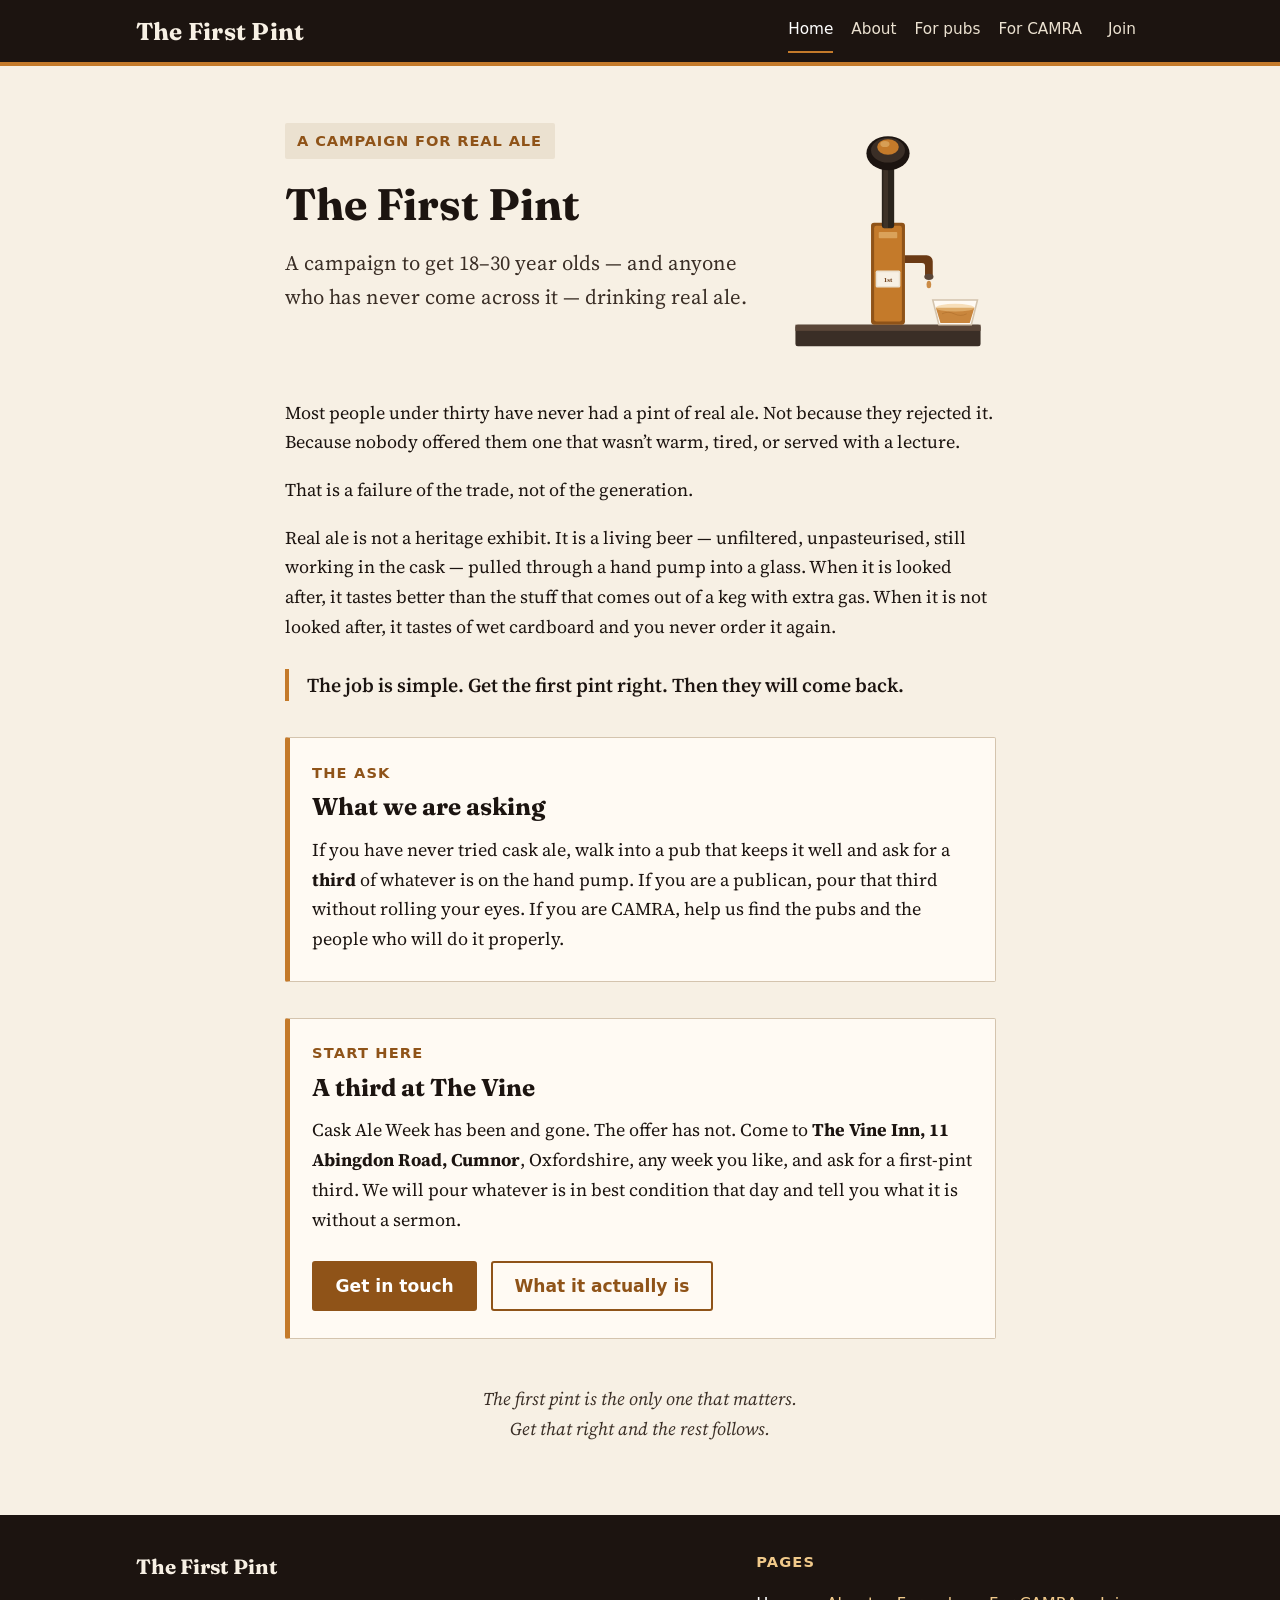
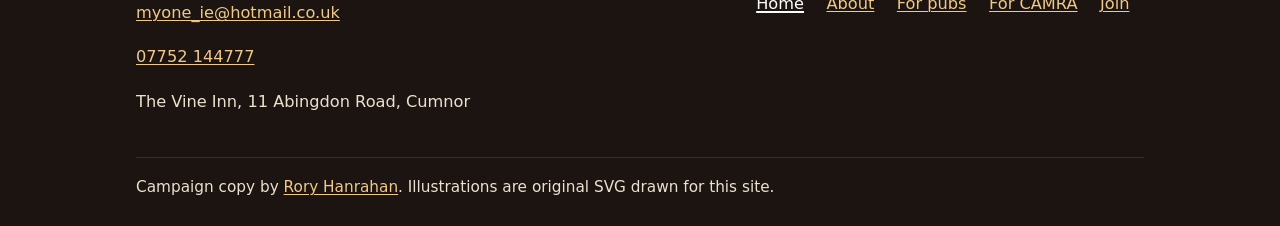
<file: index.html>
<!DOCTYPE html>
<html lang="en-GB">
<head>
  <meta charset="utf-8">
  <meta name="viewport" content="width=device-width, initial-scale=1">
  <title>The First Pint — real ale for 18–30s</title>
  <meta name="description" content="A campaign to get 18–30 year olds, and anyone who has never come across it, drinking real ale. A third of a pint. No lecture.">
  <link rel="canonical" href="https://rhodirish-afk.github.io/the-first-pint/">
  <meta name="theme-color" content="#1c1410">
  <link rel="icon" href="assets/favicon.svg" type="image/svg+xml">
  <link rel="apple-touch-icon" href="assets/apple-touch-icon.png">
  <meta property="og:type" content="website">
  <meta property="og:site_name" content="The First Pint">
  <meta property="og:locale" content="en_GB">
  <meta property="og:title" content="The First Pint — real ale for 18–30s">
  <meta property="og:description" content="A campaign to get 18–30 year olds, and anyone who has never come across it, drinking real ale. A third of a pint. No lecture.">
  <meta property="og:url" content="https://rhodirish-afk.github.io/the-first-pint/">
  <meta property="og:image" content="https://rhodirish-afk.github.io/the-first-pint/assets/og-image.png">
  <meta property="og:image:type" content="image/png">
  <meta property="og:image:width" content="1200">
  <meta property="og:image:height" content="630">
  <meta property="og:image:alt" content="The First Pint: a hand pump and a third-pint glass of cask ale on a cream background">
  <meta name="twitter:card" content="summary_large_image">
  <meta name="twitter:site" content="@RoryHanrahan5">
  <meta name="twitter:creator" content="@RoryHanrahan5">
  <meta name="twitter:title" content="The First Pint — real ale for 18–30s">
  <meta name="twitter:description" content="A campaign to get 18–30 year olds, and anyone who has never come across it, drinking real ale. A third of a pint. No lecture.">
  <meta name="twitter:image" content="https://rhodirish-afk.github.io/the-first-pint/assets/og-image.png">
  <meta name="twitter:image:alt" content="The First Pint: a hand pump and a third-pint glass of cask ale on a cream background">
  <link rel="preconnect" href="https://fonts.googleapis.com">
  <link rel="preconnect" href="https://fonts.gstatic.com" crossorigin>
  <link href="https://fonts.googleapis.com/css2?family=Fraunces:opsz,wght@9..144,600;9..144,700&amp;family=Source+Serif+4:opsz,wght@8..60,400;8..60,600&amp;display=swap" rel="stylesheet">
  <link rel="stylesheet" href="css/styles.css">
</head>
<body>
  <a class="skip-link" href="#main">Skip to content</a>
  <header class="site-header">
    <div class="site-header-inner">
      <p class="site-title"><a href="index.html">The First Pint</a></p>
      <nav class="site-nav" aria-label="Main">
        <a href="index.html" aria-current="page">Home</a>
        <a href="about.html">About</a>
        <a href="pubs.html">For pubs</a>
        <a href="camra.html">For CAMRA</a>
        <a href="join.html">Join</a>
      </nav>
    </div>
  </header>

  <main id="main" class="home">
    <div class="hero">
      <div class="hero-copy">
        <p class="tagline">A campaign for real ale</p>
        <h1>The First Pint</h1>
        <p class="lede">A campaign to get 18–30 year olds — and anyone who has never come across it — drinking real ale.</p>
      </div>
      <div class="hero-art">
        <img src="assets/handpump.svg" width="280" height="360" alt="">
      </div>
    </div>

    <p>Most people under thirty have never had a pint of real ale. Not because they rejected it. Because nobody offered them one that wasn’t warm, tired, or served with a lecture.</p>
    <p>That is a failure of the trade, not of the generation.</p>
    <p>Real ale is not a heritage exhibit. It is a living beer — unfiltered, unpasteurised, still working in the cask — pulled through a hand pump into a glass. When it is looked after, it tastes better than the stuff that comes out of a keg with extra gas. When it is not looked after, it tastes of wet cardboard and you never order it again.</p>
    <p class="pull">The job is simple. Get the first pint right. Then they will come back.</p>

    <section class="ask-box" aria-labelledby="ask-heading">
      <p class="section-label">The ask</p>
      <h2 id="ask-heading">What we are asking</h2>
      <p>If you have never tried cask ale, walk into a pub that keeps it well and ask for a <strong>third</strong> of whatever is on the hand pump. If you are a publican, pour that third without rolling your eyes. If you are CAMRA, help us find the pubs and the people who will do it properly.</p>
    </section>

    <section class="cta-box" aria-labelledby="start-heading">
      <p class="section-label">Start here</p>
      <h2 id="start-heading">A third at The Vine</h2>
      <p>Cask Ale Week has been and gone. The offer has not. Come to <strong>The Vine Inn, 11 Abingdon Road, Cumnor</strong>, Oxfordshire, any week you like, and ask for a first-pint third. We will pour whatever is in best condition that day and tell you what it is without a sermon.</p>
      <div class="btn-row">
        <a class="btn" href="join.html">Get in touch</a>
        <a class="btn btn-ghost" href="about.html">What it actually is</a>
      </div>
    </section>

    <p class="signoff">The first pint is the only one that matters.<br>Get that right and the rest follows.</p>
  </main>

  <footer class="site-footer">
    <div class="site-footer-inner">
      <div class="footer-contact">
        <p class="footer-brand">The First Pint</p>
        <ul class="contact-block">
          <li><a href="mailto:myone_ie@hotmail.co.uk?subject=The%20First%20Pint">myone_ie@hotmail.co.uk</a></li>
          <li><a href="tel:+447752144777">07752 144777</a></li>
          <li>The Vine Inn, 11 Abingdon Road, Cumnor</li>
        </ul>
      </div>
      <nav class="footer-pages" aria-label="Footer">
        <p class="footer-heading">Pages</p>
        <ul class="footer-nav">
          <li><a href="index.html" aria-current="page">Home</a></li>
          <li><a href="about.html">About</a></li>
          <li><a href="pubs.html">For pubs</a></li>
          <li><a href="camra.html">For CAMRA</a></li>
          <li><a href="join.html">Join</a></li>
        </ul>
      </nav>
      <p class="fine">Campaign copy by <a href="https://roryhanrahan.co.uk/first-pint.html">Rory Hanrahan</a>. Illustrations are original SVG drawn for this site.</p>
    </div>
  </footer>
</body>
</html>
</file>
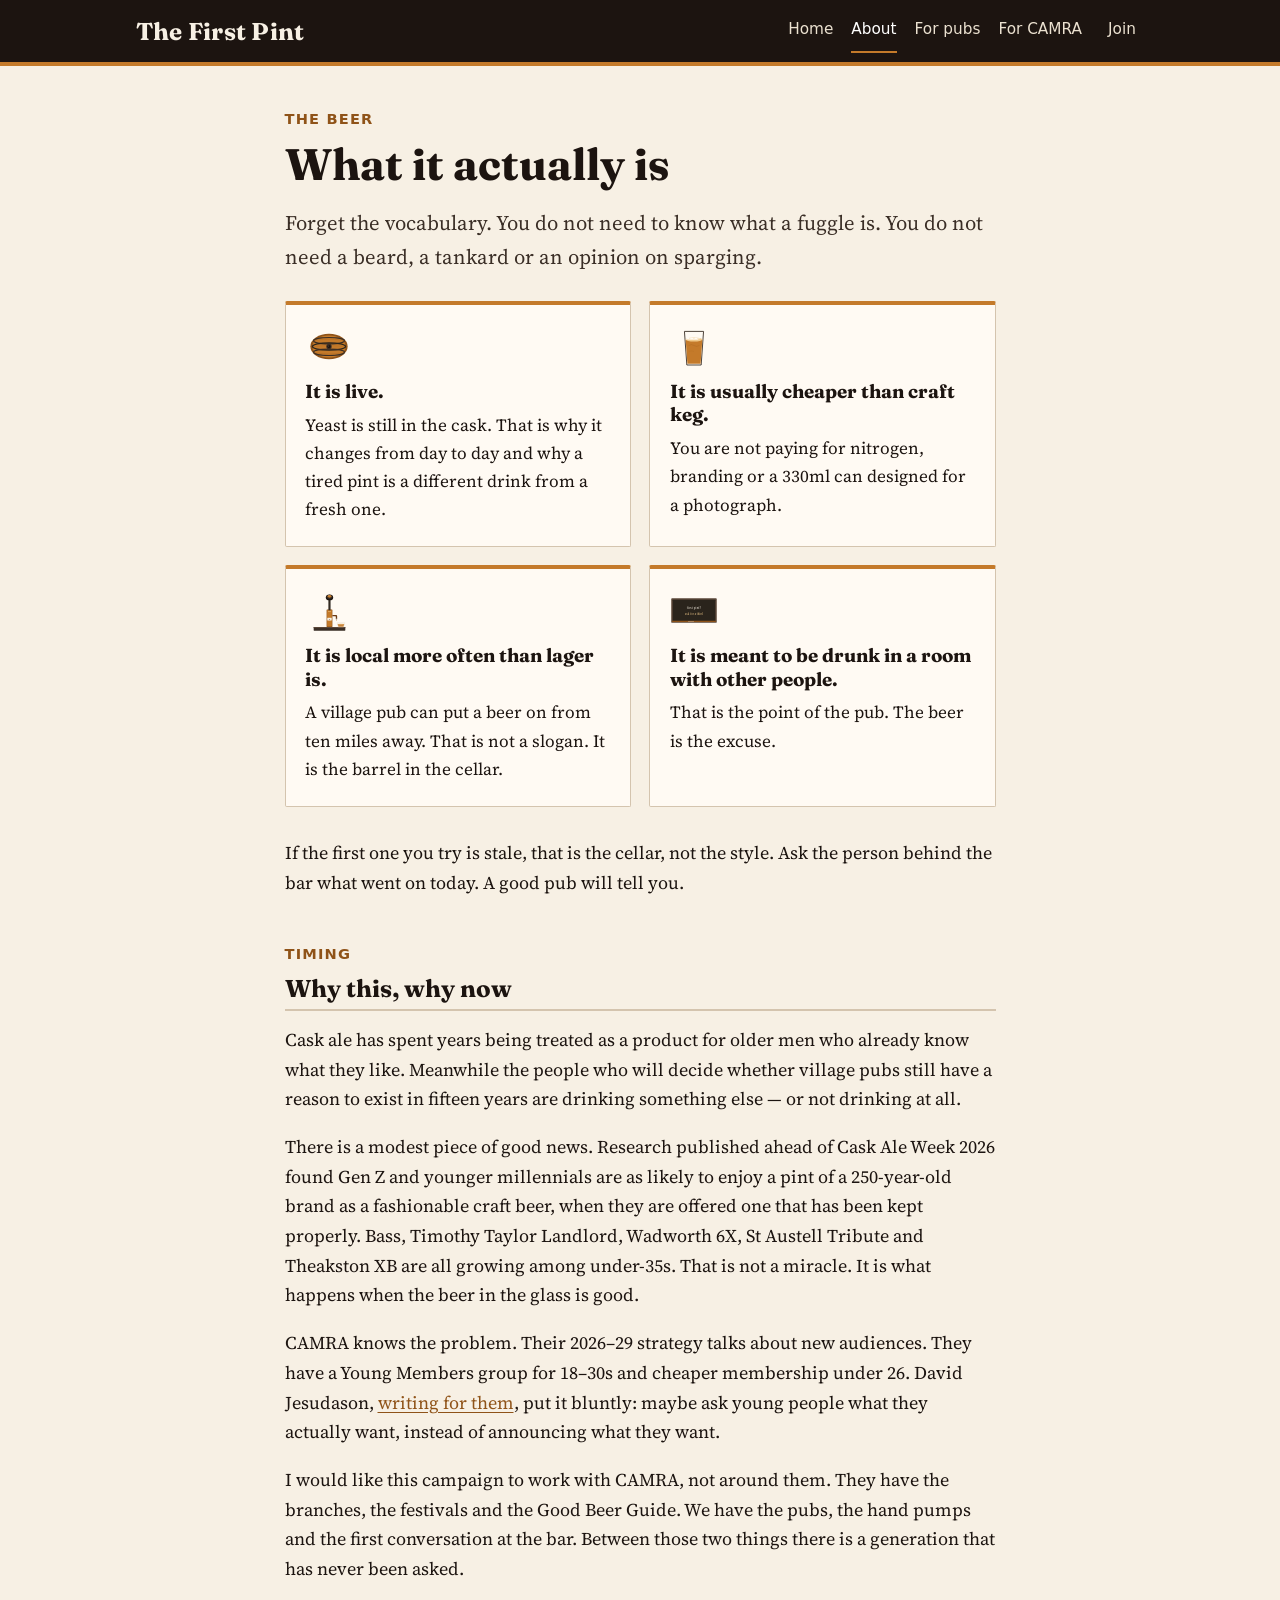
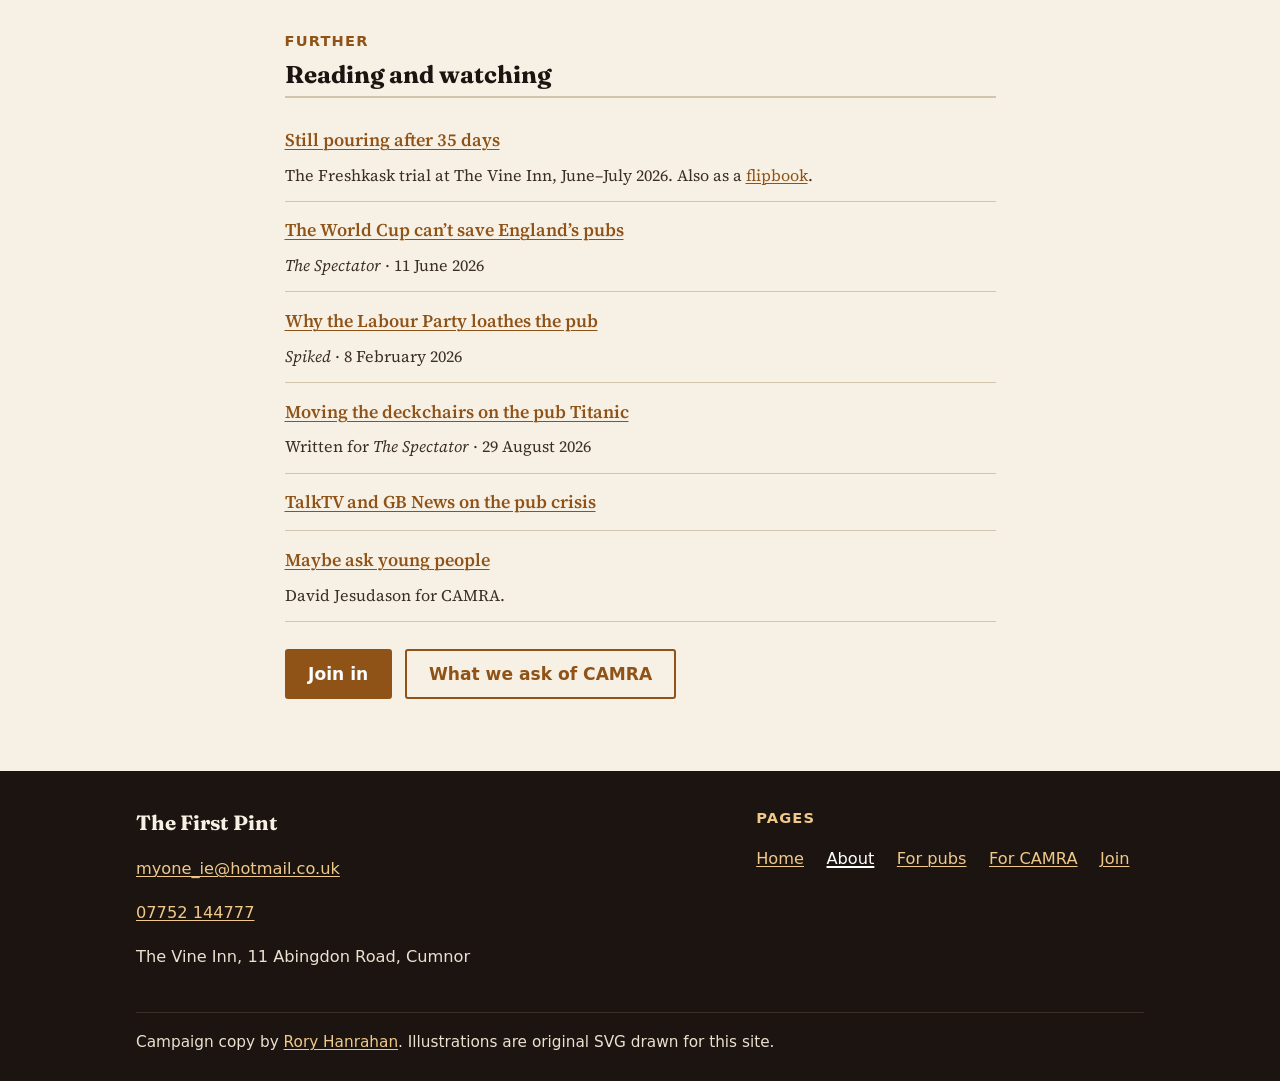
<file: about.html>
<!DOCTYPE html>
<html lang="en-GB">
<head>
  <meta charset="utf-8">
  <meta name="viewport" content="width=device-width, initial-scale=1">
  <title>What real ale actually is — The First Pint</title>
  <meta name="description" content="What real ale actually is, why the first pint matters, and why this campaign is happening now.">
  <link rel="canonical" href="https://rhodirish-afk.github.io/the-first-pint/about.html">
  <meta name="theme-color" content="#1c1410">
  <link rel="icon" href="assets/favicon.svg" type="image/svg+xml">
  <link rel="apple-touch-icon" href="assets/apple-touch-icon.png">
  <meta property="og:type" content="website">
  <meta property="og:site_name" content="The First Pint">
  <meta property="og:locale" content="en_GB">
  <meta property="og:title" content="What real ale actually is — The First Pint">
  <meta property="og:description" content="What real ale actually is, why the first pint matters, and why this campaign is happening now.">
  <meta property="og:url" content="https://rhodirish-afk.github.io/the-first-pint/about.html">
  <meta property="og:image" content="https://rhodirish-afk.github.io/the-first-pint/assets/og-image.png">
  <meta property="og:image:type" content="image/png">
  <meta property="og:image:width" content="1200">
  <meta property="og:image:height" content="630">
  <meta property="og:image:alt" content="The First Pint: a hand pump and a third-pint glass of cask ale on a cream background">
  <meta name="twitter:card" content="summary_large_image">
  <meta name="twitter:site" content="@RoryHanrahan5">
  <meta name="twitter:creator" content="@RoryHanrahan5">
  <meta name="twitter:title" content="What real ale actually is — The First Pint">
  <meta name="twitter:description" content="What real ale actually is, why the first pint matters, and why this campaign is happening now.">
  <meta name="twitter:image" content="https://rhodirish-afk.github.io/the-first-pint/assets/og-image.png">
  <meta name="twitter:image:alt" content="The First Pint: a hand pump and a third-pint glass of cask ale on a cream background">
  <link rel="preconnect" href="https://fonts.googleapis.com">
  <link rel="preconnect" href="https://fonts.gstatic.com" crossorigin>
  <link href="https://fonts.googleapis.com/css2?family=Fraunces:opsz,wght@9..144,600;9..144,700&amp;family=Source+Serif+4:opsz,wght@8..60,400;8..60,600&amp;display=swap" rel="stylesheet">
  <link rel="stylesheet" href="css/styles.css">
</head>
<body>
  <a class="skip-link" href="#main">Skip to content</a>
  <header class="site-header">
    <div class="site-header-inner">
      <p class="site-title"><a href="index.html">The First Pint</a></p>
      <nav class="site-nav" aria-label="Main">
        <a href="index.html">Home</a>
        <a href="about.html" aria-current="page">About</a>
        <a href="pubs.html">For pubs</a>
        <a href="camra.html">For CAMRA</a>
        <a href="join.html">Join</a>
      </nav>
    </div>
  </header>

  <main id="main">
    <p class="section-label">The beer</p>
    <h1>What it actually is</h1>
    <p class="lede">Forget the vocabulary. You do not need to know what a fuggle is. You do not need a beard, a tankard or an opinion on sparging.</p>

    <ul class="feature-grid">
      <li class="feature-card">
        <img class="card-icon" src="assets/cask.svg" width="48" height="48" alt="">
        <h2 class="card-title">It is live.</h2>
        <p>Yeast is still in the cask. That is why it changes from day to day and why a tired pint is a different drink from a fresh one.</p>
      </li>
      <li class="feature-card">
        <img class="card-icon" src="assets/third-pint.svg" width="48" height="48" alt="">
        <h2 class="card-title">It is usually cheaper than craft keg.</h2>
        <p>You are not paying for nitrogen, branding or a 330ml can designed for a photograph.</p>
      </li>
      <li class="feature-card">
        <img class="card-icon" src="assets/handpump.svg" width="48" height="48" alt="" loading="lazy" decoding="async">
        <h2 class="card-title">It is local more often than lager is.</h2>
        <p>A village pub can put a beer on from ten miles away. That is not a slogan. It is the barrel in the cellar.</p>
      </li>
      <li class="feature-card">
        <img class="card-icon" src="assets/chalkboard.svg" width="48" height="48" alt="" loading="lazy" decoding="async">
        <h2 class="card-title">It is meant to be drunk in a room with other people.</h2>
        <p>That is the point of the pub. The beer is the excuse.</p>
      </li>
    </ul>

    <p>If the first one you try is stale, that is the cellar, not the style. Ask the person behind the bar what went on today. A good pub will tell you.</p>

    <section aria-labelledby="why-heading">
      <p class="section-label">Timing</p>
      <h2 id="why-heading">Why this, why now</h2>
      <p>Cask ale has spent years being treated as a product for older men who already know what they like. Meanwhile the people who will decide whether village pubs still have a reason to exist in fifteen years are drinking something else — or not drinking at all.</p>
      <p>There is a modest piece of good news. Research published ahead of Cask Ale Week 2026 found Gen Z and younger millennials are as likely to enjoy a pint of a 250-year-old brand as a fashionable craft beer, when they are offered one that has been kept properly. Bass, Timothy Taylor Landlord, Wadworth 6X, St Austell Tribute and Theakston XB are all growing among under-35s. That is not a miracle. It is what happens when the beer in the glass is good.</p>
      <p>CAMRA knows the problem. Their 2026–29 strategy talks about new audiences. They have a Young Members group for 18–30s and cheaper membership under 26. David Jesudason, <a href="https://camra.org.uk/articles/2589">writing for them</a>, put it bluntly: maybe ask young people what they actually want, instead of announcing what they want.</p>
      <p>I would like this campaign to work with CAMRA, not around them. They have the branches, the festivals and the Good Beer Guide. We have the pubs, the hand pumps and the first conversation at the bar. Between those two things there is a generation that has never been asked.</p>
    </section>

    <section aria-labelledby="reading-heading">
      <p class="section-label">Further</p>
      <h2 id="reading-heading">Reading and watching</h2>
      <ul class="reading-list">
        <li><a href="https://roryhanrahan.co.uk/vine-trial.html">Still pouring after 35 days</a><span>The Freshkask trial at The Vine Inn, June–July 2026. Also as a <a href="https://www.flipbookpdf.net/web/site/37eb5a79284b6e2578186d6e09198e3954cdcd5eFBP28567982.pdf.html">flipbook</a>.</span></li>
        <li><a href="https://spectator.com/article/the-world-cup-cant-save-englands-pubs/">The World Cup can’t save England’s pubs</a><span><cite>The Spectator</cite> · 11 June 2026</span></li>
        <li><a href="https://www.spiked-online.com/2026/02/08/why-the-labour-party-loathes-the-pub/">Why the Labour Party loathes the pub</a><span><cite>Spiked</cite> · 8 February 2026</span></li>
        <li><a href="https://roryhanrahan.co.uk/pub-titanic.html">Moving the deckchairs on the pub Titanic</a><span>Written for <cite>The Spectator</cite> · 29 August 2026</span></li>
        <li><a href="https://roryhanrahan.co.uk/media.html">TalkTV and GB News on the pub crisis</a></li>
        <li><a href="https://camra.org.uk/articles/2589">Maybe ask young people</a><span>David Jesudason for CAMRA.</span></li>
      </ul>
    </section>

    <div class="btn-row">
      <a class="btn" href="join.html">Join in</a>
      <a class="btn btn-ghost" href="camra.html">What we ask of CAMRA</a>
    </div>
  </main>

  <footer class="site-footer">
    <div class="site-footer-inner">
      <div class="footer-contact">
        <p class="footer-brand">The First Pint</p>
        <ul class="contact-block">
          <li><a href="mailto:myone_ie@hotmail.co.uk?subject=The%20First%20Pint">myone_ie@hotmail.co.uk</a></li>
          <li><a href="tel:+447752144777">07752 144777</a></li>
          <li>The Vine Inn, 11 Abingdon Road, Cumnor</li>
        </ul>
      </div>
      <nav class="footer-pages" aria-label="Footer">
        <p class="footer-heading">Pages</p>
        <ul class="footer-nav">
          <li><a href="index.html">Home</a></li>
          <li><a href="about.html" aria-current="page">About</a></li>
          <li><a href="pubs.html">For pubs</a></li>
          <li><a href="camra.html">For CAMRA</a></li>
          <li><a href="join.html">Join</a></li>
        </ul>
      </nav>
      <p class="fine">Campaign copy by <a href="https://roryhanrahan.co.uk/first-pint.html">Rory Hanrahan</a>. Illustrations are original SVG drawn for this site.</p>
    </div>
  </footer>
</body>
</html>
</file>
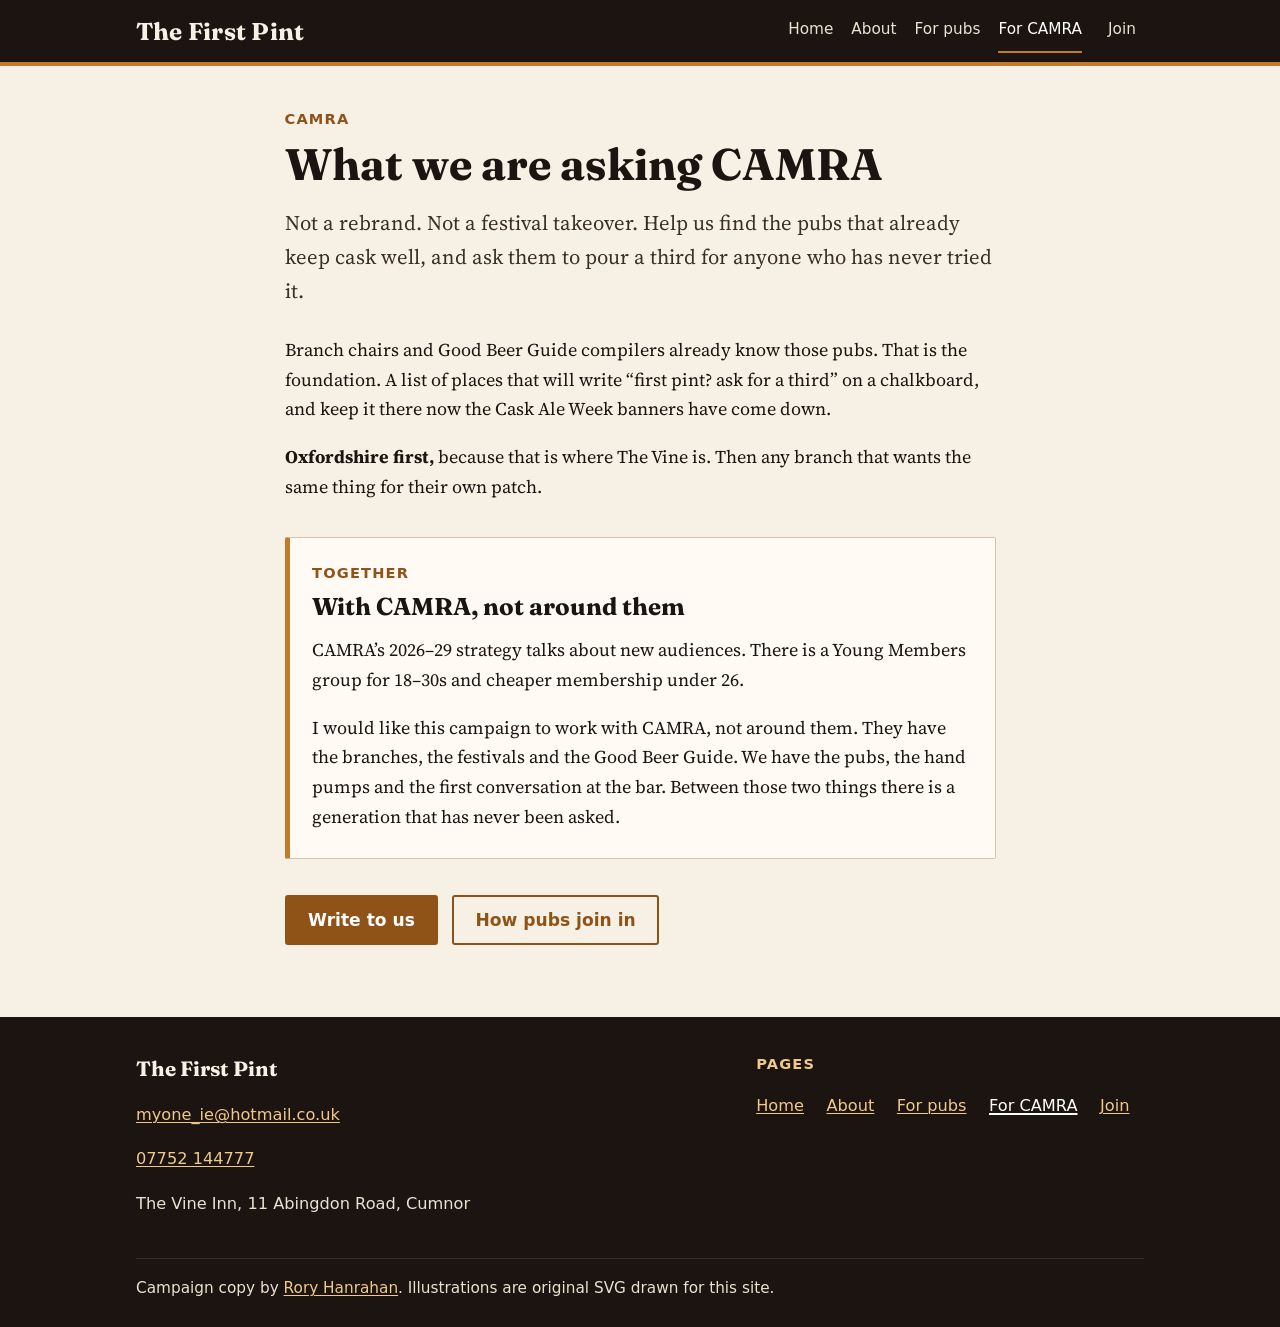
<file: camra.html>
<!DOCTYPE html>
<html lang="en-GB">
<head>
  <meta charset="utf-8">
  <meta name="viewport" content="width=device-width, initial-scale=1">
  <title>For CAMRA: what we are asking — The First Pint</title>
  <meta name="description" content="What The First Pint asks of CAMRA: help find the pubs that already keep cask well, and ask them to pour a third for anyone who has never tried it.">
  <link rel="canonical" href="https://rhodirish-afk.github.io/the-first-pint/camra.html">
  <meta name="theme-color" content="#1c1410">
  <link rel="icon" href="assets/favicon.svg" type="image/svg+xml">
  <link rel="apple-touch-icon" href="assets/apple-touch-icon.png">
  <meta property="og:type" content="website">
  <meta property="og:site_name" content="The First Pint">
  <meta property="og:locale" content="en_GB">
  <meta property="og:title" content="For CAMRA: what we are asking — The First Pint">
  <meta property="og:description" content="What The First Pint asks of CAMRA: help find the pubs that already keep cask well, and ask them to pour a third for anyone who has never tried it.">
  <meta property="og:url" content="https://rhodirish-afk.github.io/the-first-pint/camra.html">
  <meta property="og:image" content="https://rhodirish-afk.github.io/the-first-pint/assets/og-image.png">
  <meta property="og:image:type" content="image/png">
  <meta property="og:image:width" content="1200">
  <meta property="og:image:height" content="630">
  <meta property="og:image:alt" content="The First Pint: a hand pump and a third-pint glass of cask ale on a cream background">
  <meta name="twitter:card" content="summary_large_image">
  <meta name="twitter:site" content="@RoryHanrahan5">
  <meta name="twitter:creator" content="@RoryHanrahan5">
  <meta name="twitter:title" content="For CAMRA: what we are asking — The First Pint">
  <meta name="twitter:description" content="What The First Pint asks of CAMRA: help find the pubs that already keep cask well, and ask them to pour a third for anyone who has never tried it.">
  <meta name="twitter:image" content="https://rhodirish-afk.github.io/the-first-pint/assets/og-image.png">
  <meta name="twitter:image:alt" content="The First Pint: a hand pump and a third-pint glass of cask ale on a cream background">
  <link rel="preconnect" href="https://fonts.googleapis.com">
  <link rel="preconnect" href="https://fonts.gstatic.com" crossorigin>
  <link href="https://fonts.googleapis.com/css2?family=Fraunces:opsz,wght@9..144,600;9..144,700&amp;family=Source+Serif+4:opsz,wght@8..60,400;8..60,600&amp;display=swap" rel="stylesheet">
  <link rel="stylesheet" href="css/styles.css">
</head>
<body>
  <a class="skip-link" href="#main">Skip to content</a>
  <header class="site-header">
    <div class="site-header-inner">
      <p class="site-title"><a href="index.html">The First Pint</a></p>
      <nav class="site-nav" aria-label="Main">
        <a href="index.html">Home</a>
        <a href="about.html">About</a>
        <a href="pubs.html">For pubs</a>
        <a href="camra.html" aria-current="page">For CAMRA</a>
        <a href="join.html">Join</a>
      </nav>
    </div>
  </header>

  <main id="main">
    <p class="section-label">CAMRA</p>
    <h1>What we are asking CAMRA</h1>
    <p class="lede">Not a rebrand. Not a festival takeover. Help us find the pubs that already keep cask well, and ask them to pour a third for anyone who has never tried it.</p>
    <p>Branch chairs and Good Beer Guide compilers already know those pubs. That is the foundation. A list of places that will write “first pint? ask for a third” on a chalkboard, and keep it there now the Cask Ale Week banners have come down.</p>
    <p><strong>Oxfordshire first,</strong> because that is where The Vine is. Then any branch that wants the same thing for their own patch.</p>

    <section class="ask-box" aria-labelledby="together-heading">
      <p class="section-label">Together</p>
      <h2 id="together-heading">With CAMRA, not around them</h2>
      <p>CAMRA’s 2026–29 strategy talks about new audiences. There is a Young Members group for 18–30s and cheaper membership under 26.</p>
      <p>I would like this campaign to work with CAMRA, not around them. They have the branches, the festivals and the Good Beer Guide. We have the pubs, the hand pumps and the first conversation at the bar. Between those two things there is a generation that has never been asked.</p>
    </section>

    <div class="btn-row">
      <a class="btn" href="join.html">Write to us</a>
      <a class="btn btn-ghost" href="pubs.html">How pubs join in</a>
    </div>
  </main>

  <footer class="site-footer">
    <div class="site-footer-inner">
      <div class="footer-contact">
        <p class="footer-brand">The First Pint</p>
        <ul class="contact-block">
          <li><a href="mailto:myone_ie@hotmail.co.uk?subject=The%20First%20Pint">myone_ie@hotmail.co.uk</a></li>
          <li><a href="tel:+447752144777">07752 144777</a></li>
          <li>The Vine Inn, 11 Abingdon Road, Cumnor</li>
        </ul>
      </div>
      <nav class="footer-pages" aria-label="Footer">
        <p class="footer-heading">Pages</p>
        <ul class="footer-nav">
          <li><a href="index.html">Home</a></li>
          <li><a href="about.html">About</a></li>
          <li><a href="pubs.html">For pubs</a></li>
          <li><a href="camra.html" aria-current="page">For CAMRA</a></li>
          <li><a href="join.html">Join</a></li>
        </ul>
      </nav>
      <p class="fine">Campaign copy by <a href="https://roryhanrahan.co.uk/first-pint.html">Rory Hanrahan</a>. Illustrations are original SVG drawn for this site.</p>
    </div>
  </footer>
</body>
</html>
</file>
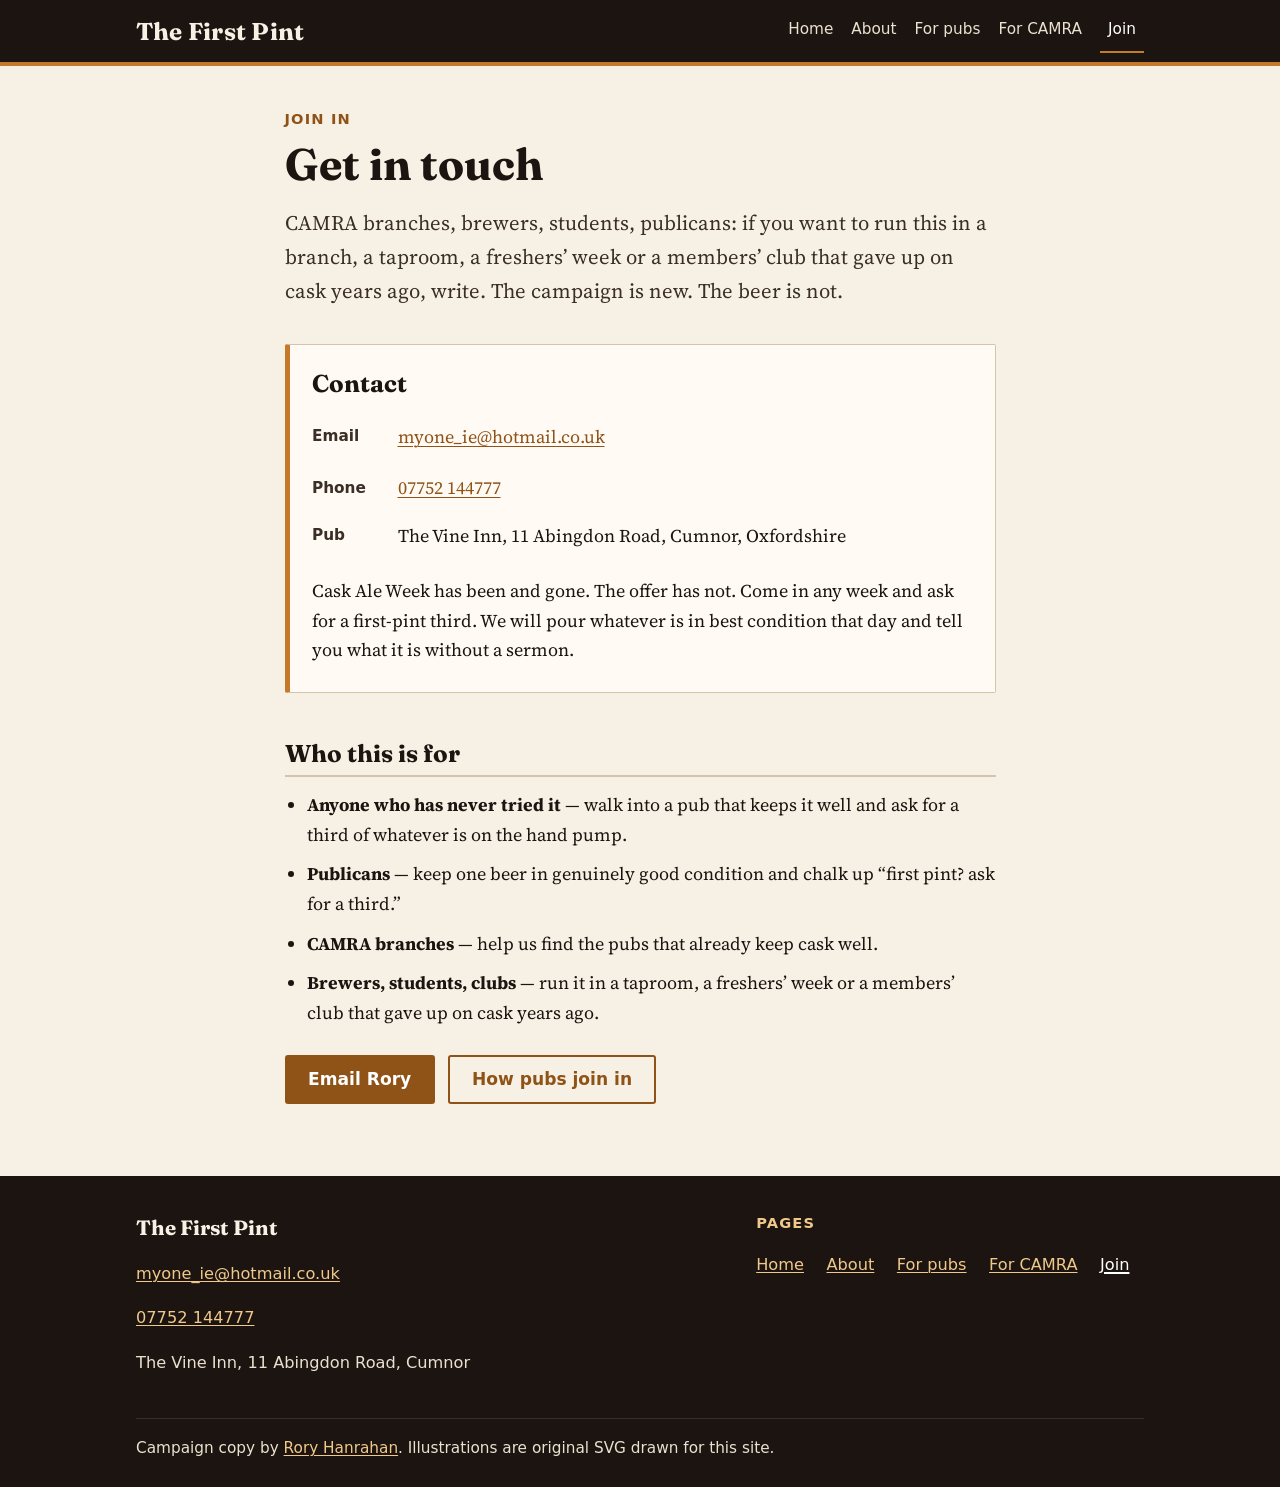
<file: join.html>
<!DOCTYPE html>
<html lang="en-GB">
<head>
  <meta charset="utf-8">
  <meta name="viewport" content="width=device-width, initial-scale=1">
  <title>Join in or get in touch — The First Pint</title>
  <meta name="description" content="Get in touch with The First Pint by email or phone, or come to The Vine Inn in Cumnor. CAMRA branches, brewers, students and publicans welcome.">
  <link rel="canonical" href="https://rhodirish-afk.github.io/the-first-pint/join.html">
  <meta name="theme-color" content="#1c1410">
  <link rel="icon" href="assets/favicon.svg" type="image/svg+xml">
  <link rel="apple-touch-icon" href="assets/apple-touch-icon.png">
  <meta property="og:type" content="website">
  <meta property="og:site_name" content="The First Pint">
  <meta property="og:locale" content="en_GB">
  <meta property="og:title" content="Join in or get in touch — The First Pint">
  <meta property="og:description" content="Get in touch with The First Pint by email or phone, or come to The Vine Inn in Cumnor. CAMRA branches, brewers, students and publicans welcome.">
  <meta property="og:url" content="https://rhodirish-afk.github.io/the-first-pint/join.html">
  <meta property="og:image" content="https://rhodirish-afk.github.io/the-first-pint/assets/og-image.png">
  <meta property="og:image:type" content="image/png">
  <meta property="og:image:width" content="1200">
  <meta property="og:image:height" content="630">
  <meta property="og:image:alt" content="The First Pint: a hand pump and a third-pint glass of cask ale on a cream background">
  <meta name="twitter:card" content="summary_large_image">
  <meta name="twitter:site" content="@RoryHanrahan5">
  <meta name="twitter:creator" content="@RoryHanrahan5">
  <meta name="twitter:title" content="Join in or get in touch — The First Pint">
  <meta name="twitter:description" content="Get in touch with The First Pint by email or phone, or come to The Vine Inn in Cumnor. CAMRA branches, brewers, students and publicans welcome.">
  <meta name="twitter:image" content="https://rhodirish-afk.github.io/the-first-pint/assets/og-image.png">
  <meta name="twitter:image:alt" content="The First Pint: a hand pump and a third-pint glass of cask ale on a cream background">
  <link rel="preconnect" href="https://fonts.googleapis.com">
  <link rel="preconnect" href="https://fonts.gstatic.com" crossorigin>
  <link href="https://fonts.googleapis.com/css2?family=Fraunces:opsz,wght@9..144,600;9..144,700&amp;family=Source+Serif+4:opsz,wght@8..60,400;8..60,600&amp;display=swap" rel="stylesheet">
  <link rel="stylesheet" href="css/styles.css">
</head>
<body>
  <a class="skip-link" href="#main">Skip to content</a>
  <header class="site-header">
    <div class="site-header-inner">
      <p class="site-title"><a href="index.html">The First Pint</a></p>
      <nav class="site-nav" aria-label="Main">
        <a href="index.html">Home</a>
        <a href="about.html">About</a>
        <a href="pubs.html">For pubs</a>
        <a href="camra.html">For CAMRA</a>
        <a href="join.html" aria-current="page">Join</a>
      </nav>
    </div>
  </header>

  <main id="main">
    <p class="section-label">Join in</p>
    <h1>Get in touch</h1>
    <p class="lede">CAMRA branches, brewers, students, publicans: if you want to run this in a branch, a taproom, a freshers’ week or a members’ club that gave up on cask years ago, write. The campaign is new. The beer is not.</p>

    <section class="cta-box" aria-labelledby="contact-heading">
      <h2 id="contact-heading">Contact</h2>
      <dl class="contact-list">
        <div><dt>Email</dt><dd><a href="mailto:myone_ie@hotmail.co.uk?subject=The%20First%20Pint">myone_ie@hotmail.co.uk</a></dd></div>
        <div><dt>Phone</dt><dd><a href="tel:+447752144777">07752 144777</a></dd></div>
        <div><dt>Pub</dt><dd>The Vine Inn, 11 Abingdon Road, Cumnor, Oxfordshire</dd></div>
      </dl>
      <p>Cask Ale Week has been and gone. The offer has not. Come in any week and ask for a first-pint third. We will pour whatever is in best condition that day and tell you what it is without a sermon.</p>
    </section>

    <section aria-labelledby="who-heading">
      <h2 id="who-heading">Who this is for</h2>
      <ul class="who-list">
        <li><strong>Anyone who has never tried it</strong> — walk into a pub that keeps it well and ask for a third of whatever is on the hand pump.</li>
        <li><strong>Publicans</strong> — keep one beer in genuinely good condition and chalk up “first pint? ask for a third.”</li>
        <li><strong>CAMRA branches</strong> — help us find the pubs that already keep cask well.</li>
        <li><strong>Brewers, students, clubs</strong> — run it in a taproom, a freshers’ week or a members’ club that gave up on cask years ago.</li>
      </ul>
    </section>

    <div class="btn-row">
      <a class="btn" href="mailto:myone_ie@hotmail.co.uk?subject=The%20First%20Pint">Email Rory</a>
      <a class="btn btn-ghost" href="pubs.html">How pubs join in</a>
    </div>
  </main>

  <footer class="site-footer">
    <div class="site-footer-inner">
      <div class="footer-contact">
        <p class="footer-brand">The First Pint</p>
        <ul class="contact-block">
          <li><a href="mailto:myone_ie@hotmail.co.uk?subject=The%20First%20Pint">myone_ie@hotmail.co.uk</a></li>
          <li><a href="tel:+447752144777">07752 144777</a></li>
          <li>The Vine Inn, 11 Abingdon Road, Cumnor</li>
        </ul>
      </div>
      <nav class="footer-pages" aria-label="Footer">
        <p class="footer-heading">Pages</p>
        <ul class="footer-nav">
          <li><a href="index.html">Home</a></li>
          <li><a href="about.html">About</a></li>
          <li><a href="pubs.html">For pubs</a></li>
          <li><a href="camra.html">For CAMRA</a></li>
          <li><a href="join.html" aria-current="page">Join</a></li>
        </ul>
      </nav>
      <p class="fine">Campaign copy by <a href="https://roryhanrahan.co.uk/first-pint.html">Rory Hanrahan</a>. Illustrations are original SVG drawn for this site.</p>
    </div>
  </footer>
</body>
</html>
</file>
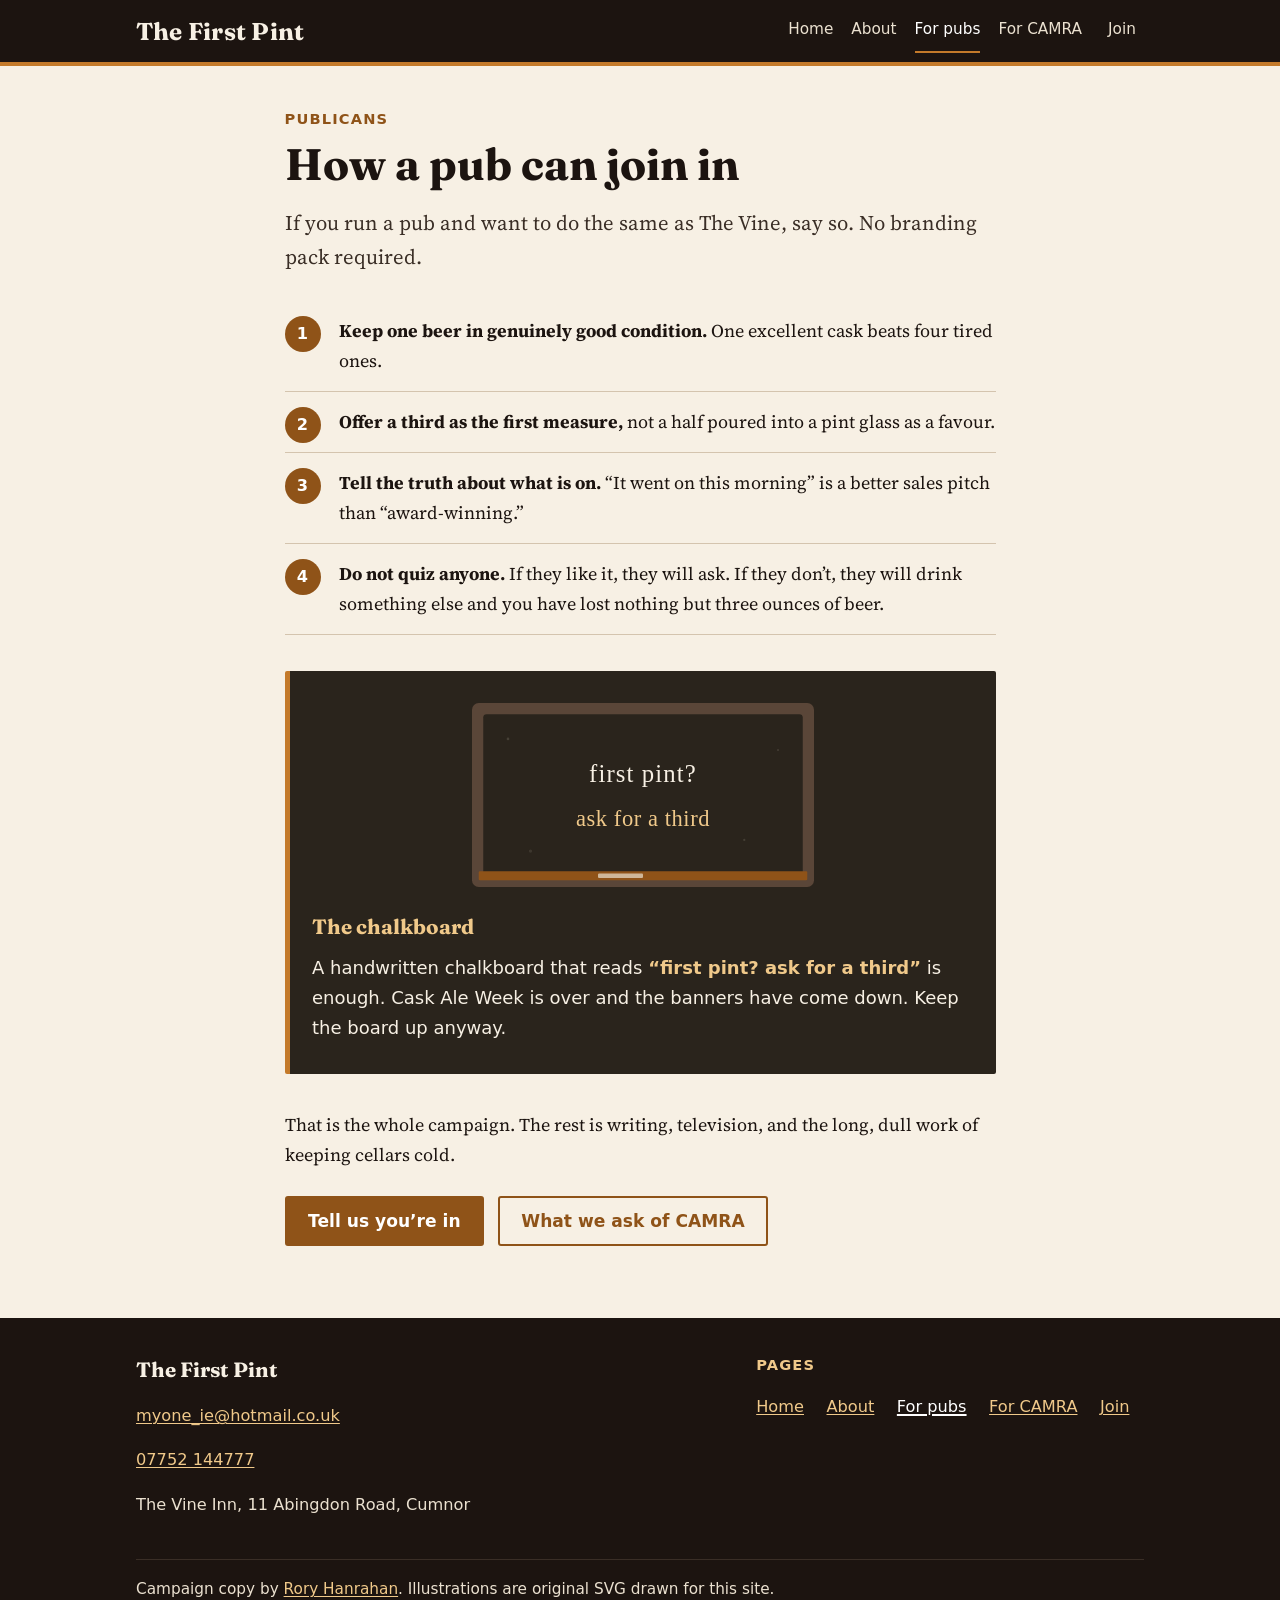
<file: pubs.html>
<!DOCTYPE html>
<html lang="en-GB">
<head>
  <meta charset="utf-8">
  <meta name="viewport" content="width=device-width, initial-scale=1">
  <title>For pubs: how to join in — The First Pint</title>
  <meta name="description" content="How a pub can join The First Pint: keep one cask well, offer a third as the first measure, tell the truth about what is on, and do not quiz anyone.">
  <link rel="canonical" href="https://rhodirish-afk.github.io/the-first-pint/pubs.html">
  <meta name="theme-color" content="#1c1410">
  <link rel="icon" href="assets/favicon.svg" type="image/svg+xml">
  <link rel="apple-touch-icon" href="assets/apple-touch-icon.png">
  <meta property="og:type" content="website">
  <meta property="og:site_name" content="The First Pint">
  <meta property="og:locale" content="en_GB">
  <meta property="og:title" content="For pubs: how to join in — The First Pint">
  <meta property="og:description" content="How a pub can join The First Pint: keep one cask well, offer a third as the first measure, tell the truth about what is on, and do not quiz anyone.">
  <meta property="og:url" content="https://rhodirish-afk.github.io/the-first-pint/pubs.html">
  <meta property="og:image" content="https://rhodirish-afk.github.io/the-first-pint/assets/og-image.png">
  <meta property="og:image:type" content="image/png">
  <meta property="og:image:width" content="1200">
  <meta property="og:image:height" content="630">
  <meta property="og:image:alt" content="The First Pint: a hand pump and a third-pint glass of cask ale on a cream background">
  <meta name="twitter:card" content="summary_large_image">
  <meta name="twitter:site" content="@RoryHanrahan5">
  <meta name="twitter:creator" content="@RoryHanrahan5">
  <meta name="twitter:title" content="For pubs: how to join in — The First Pint">
  <meta name="twitter:description" content="How a pub can join The First Pint: keep one cask well, offer a third as the first measure, tell the truth about what is on, and do not quiz anyone.">
  <meta name="twitter:image" content="https://rhodirish-afk.github.io/the-first-pint/assets/og-image.png">
  <meta name="twitter:image:alt" content="The First Pint: a hand pump and a third-pint glass of cask ale on a cream background">
  <link rel="preconnect" href="https://fonts.googleapis.com">
  <link rel="preconnect" href="https://fonts.gstatic.com" crossorigin>
  <link href="https://fonts.googleapis.com/css2?family=Fraunces:opsz,wght@9..144,600;9..144,700&amp;family=Source+Serif+4:opsz,wght@8..60,400;8..60,600&amp;display=swap" rel="stylesheet">
  <link rel="stylesheet" href="css/styles.css">
</head>
<body>
  <a class="skip-link" href="#main">Skip to content</a>
  <header class="site-header">
    <div class="site-header-inner">
      <p class="site-title"><a href="index.html">The First Pint</a></p>
      <nav class="site-nav" aria-label="Main">
        <a href="index.html">Home</a>
        <a href="about.html">About</a>
        <a href="pubs.html" aria-current="page">For pubs</a>
        <a href="camra.html">For CAMRA</a>
        <a href="join.html">Join</a>
      </nav>
    </div>
  </header>

  <main id="main">
    <p class="section-label">Publicans</p>
    <h1>How a pub can join in</h1>
    <p class="lede">If you run a pub and want to do the same as The Vine, say so. No branding pack required.</p>

    <ol class="steps">
      <li><strong>Keep one beer in genuinely good condition.</strong> One excellent cask beats four tired ones.</li>
      <li><strong>Offer a third as the first measure,</strong> not a half poured into a pint glass as a favour.</li>
      <li><strong>Tell the truth about what is on.</strong> “It went on this morning” is a better sales pitch than “award-winning.”</li>
      <li><strong>Do not quiz anyone.</strong> If they like it, they will ask. If they don’t, they will drink something else and you have lost nothing but three ounces of beer.</li>
    </ol>

    <section class="chalk" aria-labelledby="chalk-heading">
      <img class="chalk-art" src="assets/chalkboard.svg" width="320" height="180" alt="A pub chalkboard that reads: first pint? ask for a third" loading="lazy" decoding="async">
      <h2 id="chalk-heading" class="chalk-label">The chalkboard</h2>
      <p>A handwritten chalkboard that reads <span class="chalk-phrase">“first pint? ask for a third”</span> is enough. Cask Ale Week is over and the banners have come down. Keep the board up anyway.</p>
    </section>

    <p>That is the whole campaign. The rest is writing, television, and the long, dull work of keeping cellars cold.</p>

    <div class="btn-row">
      <a class="btn" href="join.html">Tell us you’re in</a>
      <a class="btn btn-ghost" href="camra.html">What we ask of CAMRA</a>
    </div>
  </main>

  <footer class="site-footer">
    <div class="site-footer-inner">
      <div class="footer-contact">
        <p class="footer-brand">The First Pint</p>
        <ul class="contact-block">
          <li><a href="mailto:myone_ie@hotmail.co.uk?subject=The%20First%20Pint">myone_ie@hotmail.co.uk</a></li>
          <li><a href="tel:+447752144777">07752 144777</a></li>
          <li>The Vine Inn, 11 Abingdon Road, Cumnor</li>
        </ul>
      </div>
      <nav class="footer-pages" aria-label="Footer">
        <p class="footer-heading">Pages</p>
        <ul class="footer-nav">
          <li><a href="index.html">Home</a></li>
          <li><a href="about.html">About</a></li>
          <li><a href="pubs.html" aria-current="page">For pubs</a></li>
          <li><a href="camra.html">For CAMRA</a></li>
          <li><a href="join.html">Join</a></li>
        </ul>
      </nav>
      <p class="fine">Campaign copy by <a href="https://roryhanrahan.co.uk/first-pint.html">Rory Hanrahan</a>. Illustrations are original SVG drawn for this site.</p>
    </div>
  </footer>
</body>
</html>
</file>
<file: css/styles.css>
/* The First Pint — warm campaign styles */
:root {
  --ink: #1c1410;
  --ink-soft: #3a2e26;
  --cream: #f7f0e4;
  --cream-deep: #ebe1d0;
  --amber: #c47a2a;       /* decorative only: borders, rules, art */
  --amber-deep: #8f5318;  /* text and button fills (AA on cream and with white) */
  --ale: #6b3a14;
  --foam: #fffaf3;
  --line: #d4c4ae;
  --gold: #f0c98a;
  --focus: #1c1410;
  --max: 42rem;
  --wide: 56rem;
  --sans: system-ui, -apple-system, "Segoe UI", Roboto, sans-serif;
  --display: "Fraunces", "Source Serif 4", Georgia, serif;
}

*,
*::before,
*::after {
  box-sizing: border-box;
}

html {
  font-size: 112.5%;
  -webkit-text-size-adjust: 100%;
  text-size-adjust: 100%;
}

@media (prefers-reduced-motion: no-preference) {
  html {
    scroll-behavior: smooth;
  }
}

body {
  margin: 0;
  font-family: "Source Serif 4", "Iowan Old Style", "Palatino Linotype", Palatino, Georgia, serif;
  line-height: 1.65;
  color: var(--ink);
  background: var(--cream);
  min-height: 100vh;
  display: flex;
  flex-direction: column;
  overflow-wrap: break-word;
}

img {
  max-width: 100%;
  height: auto;
}

a {
  color: var(--amber-deep);
  text-decoration-thickness: 1px;
  text-underline-offset: 0.15em;
}

a:hover {
  color: var(--ale);
  text-decoration-thickness: 2px;
}

:focus-visible {
  outline: 3px solid var(--focus);
  outline-offset: 3px;
  border-radius: 2px;
}

/* Skip link: hidden until focused */
.skip-link {
  position: absolute;
  left: 0.75rem;
  top: -4rem;
  z-index: 10;
  background: var(--gold);
  color: var(--ink);
  font-family: var(--sans);
  font-weight: 600;
  padding: 0.75rem 1rem;
  border-radius: 3px;
  text-decoration: none;
}

.skip-link:focus {
  top: 0.75rem;
}

/* Header */
.site-header {
  background: var(--ink);
  color: var(--cream);
  padding: 0.5rem 1.25rem;
  border-bottom: 4px solid var(--amber);
}

.site-header-inner {
  max-width: var(--wide);
  margin: 0 auto;
  display: flex;
  flex-wrap: wrap;
  align-items: center;
  justify-content: space-between;
  gap: 0 1.5rem;
}

.site-title {
  font-family: var(--display);
  font-weight: 700;
  font-size: 1.35rem;
  letter-spacing: 0.01em;
  margin: 0;
}

.site-title a {
  display: inline-flex;
  align-items: center;
  min-height: 44px;
  color: var(--cream);
  text-decoration: none;
}

.site-title a:hover {
  color: var(--gold);
}

.site-nav {
  display: flex;
  flex-wrap: wrap;
  gap: 0 1rem;
  font-family: var(--sans);
  font-size: 0.85rem;
}

.site-nav a {
  display: inline-flex;
  align-items: center;
  min-height: 44px;
  min-width: 44px;
  justify-content: center;
  color: var(--cream-deep);
  text-decoration: none;
  border-bottom: 2px solid transparent;
}

.site-nav a:hover,
.site-nav a[aria-current="page"] {
  color: #fff;
  border-bottom-color: var(--amber);
}

.site-header :focus-visible,
.site-footer :focus-visible,
.chalk :focus-visible {
  outline-color: var(--gold);
}

/* Main column */
main {
  flex: 1;
  width: 100%;
  max-width: var(--max);
  margin: 0 auto;
  padding: 2.25rem 1.25rem 3rem;
}

main.home {
  padding-top: 1.5rem;
}

h1,
h2,
h3 {
  font-family: var(--display);
  font-weight: 700;
  line-height: 1.25;
  color: var(--ink);
}

h1 {
  font-size: clamp(1.85rem, 4vw + 0.5rem, 2.45rem);
  margin: 0 0 0.75rem;
}

h2 {
  font-size: 1.35rem;
  margin: 0 0 0.75rem;
  padding-bottom: 0.35rem;
  border-bottom: 2px solid var(--line);
}

main > section,
main > h2 {
  margin-top: 2.5rem;
}

p {
  margin: 0 0 1rem;
}

.lede {
  font-size: 1.15rem;
  color: var(--ink-soft);
  margin-bottom: 1.5rem;
}

.section-label {
  font-family: var(--sans);
  font-size: 0.8125rem;
  font-weight: 700;
  letter-spacing: 0.08em;
  text-transform: uppercase;
  color: var(--amber-deep);
  margin: 0 0 0.35rem;
}

.tagline {
  display: inline-block;
  font-family: var(--sans);
  font-size: 0.8125rem;
  font-weight: 700;
  letter-spacing: 0.06em;
  text-transform: uppercase;
  color: var(--amber-deep);
  background: var(--cream-deep);
  padding: 0.35rem 0.7rem;
  border-radius: 2px;
  margin-bottom: 1rem;
}

.pull {
  font-weight: 600;
  font-size: 1.1rem;
  border-left: 4px solid var(--amber);
  padding-left: 1rem;
  margin: 1.5rem 0;
}

.signoff {
  font-style: italic;
  color: var(--ink-soft);
  margin-top: 2.5rem;
  text-align: center;
}

/* Hero */
.hero {
  display: grid;
  grid-template-columns: 1fr;
  align-items: center;
  gap: 0.5rem;
  margin-bottom: 1.5rem;
}

.hero-art {
  justify-self: center;
  max-width: 11rem;
}

.hero-art img {
  display: block;
  width: 100%;
}

@media (min-width: 640px) {
  .hero {
    grid-template-columns: 1fr 12rem;
    gap: 1.5rem;
  }

  .hero-art {
    max-width: none;
    width: 12rem;
  }
}

/* Boxes */
.ask-box,
.cta-box,
.chalk {
  background: var(--foam);
  border: 1px solid var(--line);
  border-left: 5px solid var(--amber);
  padding: 1.25rem 1.25rem 0.5rem;
  margin: 2rem 0;
  border-radius: 2px;
}

.ask-box h2,
.cta-box h2,
.chalk h2 {
  border: none;
  padding: 0;
}

.chalk {
  background: #2a241c;
  color: var(--cream);
  border: none;
  border-left: 5px solid var(--amber);
  font-family: var(--sans);
  padding-bottom: 0.75rem;
}

.chalk-art {
  display: block;
  width: 100%;
  max-width: 20rem;
  margin: 0 auto 1rem;
}

.chalk-label {
  color: var(--gold);
  font-size: 1.15rem;
}

.chalk-phrase {
  color: var(--gold);
  font-weight: 600;
  white-space: nowrap;
}

/* At very large text sizes (em-based, so it follows user zoom), let the phrase wrap instead of overflowing */
@media (max-width: 24em) {
  .chalk-phrase { white-space: normal; }
}

/* Lists */
ul,
ol {
  margin: 0 0 1.25rem;
  padding-left: 1.25rem;
}

li {
  margin-bottom: 0.55rem;
}

.steps {
  list-style: none;
  padding: 0;
  counter-reset: step;
}

.steps li {
  counter-increment: step;
  position: relative;
  padding: 0.85rem 0 0.85rem 3rem;
  border-bottom: 1px solid var(--line);
  margin: 0;
}

.steps li::before {
  content: counter(step);
  position: absolute;
  left: 0;
  top: 0.85rem;
  width: 2rem;
  height: 2rem;
  display: flex;
  align-items: center;
  justify-content: center;
  background: var(--amber-deep);
  color: #fff;
  font-family: var(--sans);
  font-weight: 700;
  font-size: 0.9rem;
  border-radius: 50%;
}

.feature-grid {
  list-style: none;
  padding: 0;
  display: grid;
  grid-template-columns: 1fr;
  gap: 1rem;
  margin: 0 0 1.75rem;
}

@media (min-width: 640px) {
  .feature-grid {
    grid-template-columns: 1fr 1fr;
  }
}

.feature-card {
  background: var(--foam);
  border: 1px solid var(--line);
  border-top: 4px solid var(--amber);
  border-radius: 2px;
  padding: 1rem 1.1rem 0.25rem;
  margin: 0;
}

.card-icon {
  display: block;
  width: 48px;
  height: 48px;
  object-fit: contain;
  margin-bottom: 0.5rem;
}

.card-title {
  font-size: 1.05rem;
  border: none;
  padding: 0;
  margin: 0 0 0.4rem;
}

.feature-card p {
  font-size: 0.95rem;
}

.reading-list {
  list-style: none;
  padding: 0;
}

.reading-list li {
  padding: 0.35rem 0;
  border-bottom: 1px solid var(--line);
  margin: 0;
}

.reading-list li > a {
  display: inline-flex;
  align-items: center;
  min-height: 44px;
  padding: 0.25rem 0;
  font-weight: 600;
}

.reading-list span {
  display: block;
  font-size: 0.9rem;
  color: var(--ink-soft);
  padding-bottom: 0.35rem;
}

/* Inline link inside a reading-list note: bigger hit area, no layout shift */
.reading-list span a {
  padding: 0.6rem 0;
}

/* Buttons */
.btn-row {
  display: flex;
  flex-wrap: wrap;
  gap: 0.75rem;
  margin: 1.5rem 0 1rem;
}

.btn {
  display: inline-flex;
  align-items: center;
  justify-content: center;
  min-height: 44px;
  font-family: var(--sans);
  font-weight: 600;
  font-size: 0.95rem;
  line-height: 1.2;
  background: var(--amber-deep);
  color: #fff;
  padding: 0.7rem 1.2rem;
  border: 2px solid var(--amber-deep);
  border-radius: 3px;
  text-decoration: none;
}

.btn:hover {
  background: var(--ale);
  border-color: var(--ale);
  color: #fff;
}

.btn-ghost {
  background: transparent;
  color: var(--amber-deep);
}

.btn-ghost:hover {
  background: var(--cream-deep);
  color: var(--ale);
}

/* Contact */
.contact-list {
  margin: 0 0 1rem;
}

.contact-list div {
  display: flex;
  flex-wrap: wrap;
  align-items: center;
  gap: 0 0.75rem;
  min-height: 44px;
  margin: 0;
}

.contact-list dt {
  min-width: 4rem;
  font-family: var(--sans);
  font-size: 0.85rem;
  font-weight: 600;
  color: var(--ink-soft);
}

.contact-list dd {
  margin: 0;
}

.contact-list a {
  display: inline-block;
  padding: 0.6rem 0;
}

/* Footer */
.site-footer {
  background: var(--ink);
  color: var(--cream-deep);
  padding: 2rem 1.25rem 1.5rem;
  font-family: var(--sans);
  font-size: 0.9rem;
  line-height: 1.5;
}

.site-footer-inner {
  max-width: var(--wide);
  margin: 0 auto;
  display: grid;
  grid-template-columns: 1fr;
  gap: 1.25rem 2rem;
}

@media (min-width: 640px) {
  .site-footer-inner {
    grid-template-columns: 1fr auto;
  }

  .site-footer .fine {
    grid-column: 1 / -1;
  }
}

.site-footer a {
  color: var(--gold);
}

.site-footer a:hover {
  color: #fff;
}

.site-footer p {
  margin: 0 0 0.5rem;
}

.footer-brand {
  font-family: var(--display);
  font-size: 1.15rem;
  font-weight: 700;
  color: var(--cream);
}

.footer-heading {
  font-size: 0.8125rem;
  font-weight: 700;
  letter-spacing: 0.08em;
  text-transform: uppercase;
  color: var(--gold);
}

.contact-block,
.footer-nav {
  list-style: none;
  padding: 0;
  margin: 0;
}

.contact-block li,
.footer-nav li {
  margin: 0;
}

.contact-block li:last-child {
  padding: 0.6rem 0;
}

.contact-block a,
.footer-nav a {
  display: inline-flex;
  align-items: center;
  min-height: 44px;
  min-width: 44px;
}

.footer-nav {
  display: flex;
  flex-wrap: wrap;
  gap: 0 1.25rem;
}

.footer-nav a[aria-current="page"] {
  color: #fff;
  text-decoration-thickness: 2px;
}

.site-footer .fine {
  margin: 0.5rem 0 0;
  padding-top: 1rem;
  border-top: 1px solid var(--ink-soft);
  font-size: 0.85rem;
  color: var(--cream-deep);
}

.site-footer .fine a {
  display: inline-block;
  padding: 0.75rem 0;
  margin: -0.75rem 0;
}

@media (max-width: 560px) {
  html {
    font-size: 100%;
  }

  .site-header-inner {
    flex-direction: column;
    align-items: flex-start;
  }

  .site-nav {
    gap: 0 0.9rem;
  }
}
</file>
